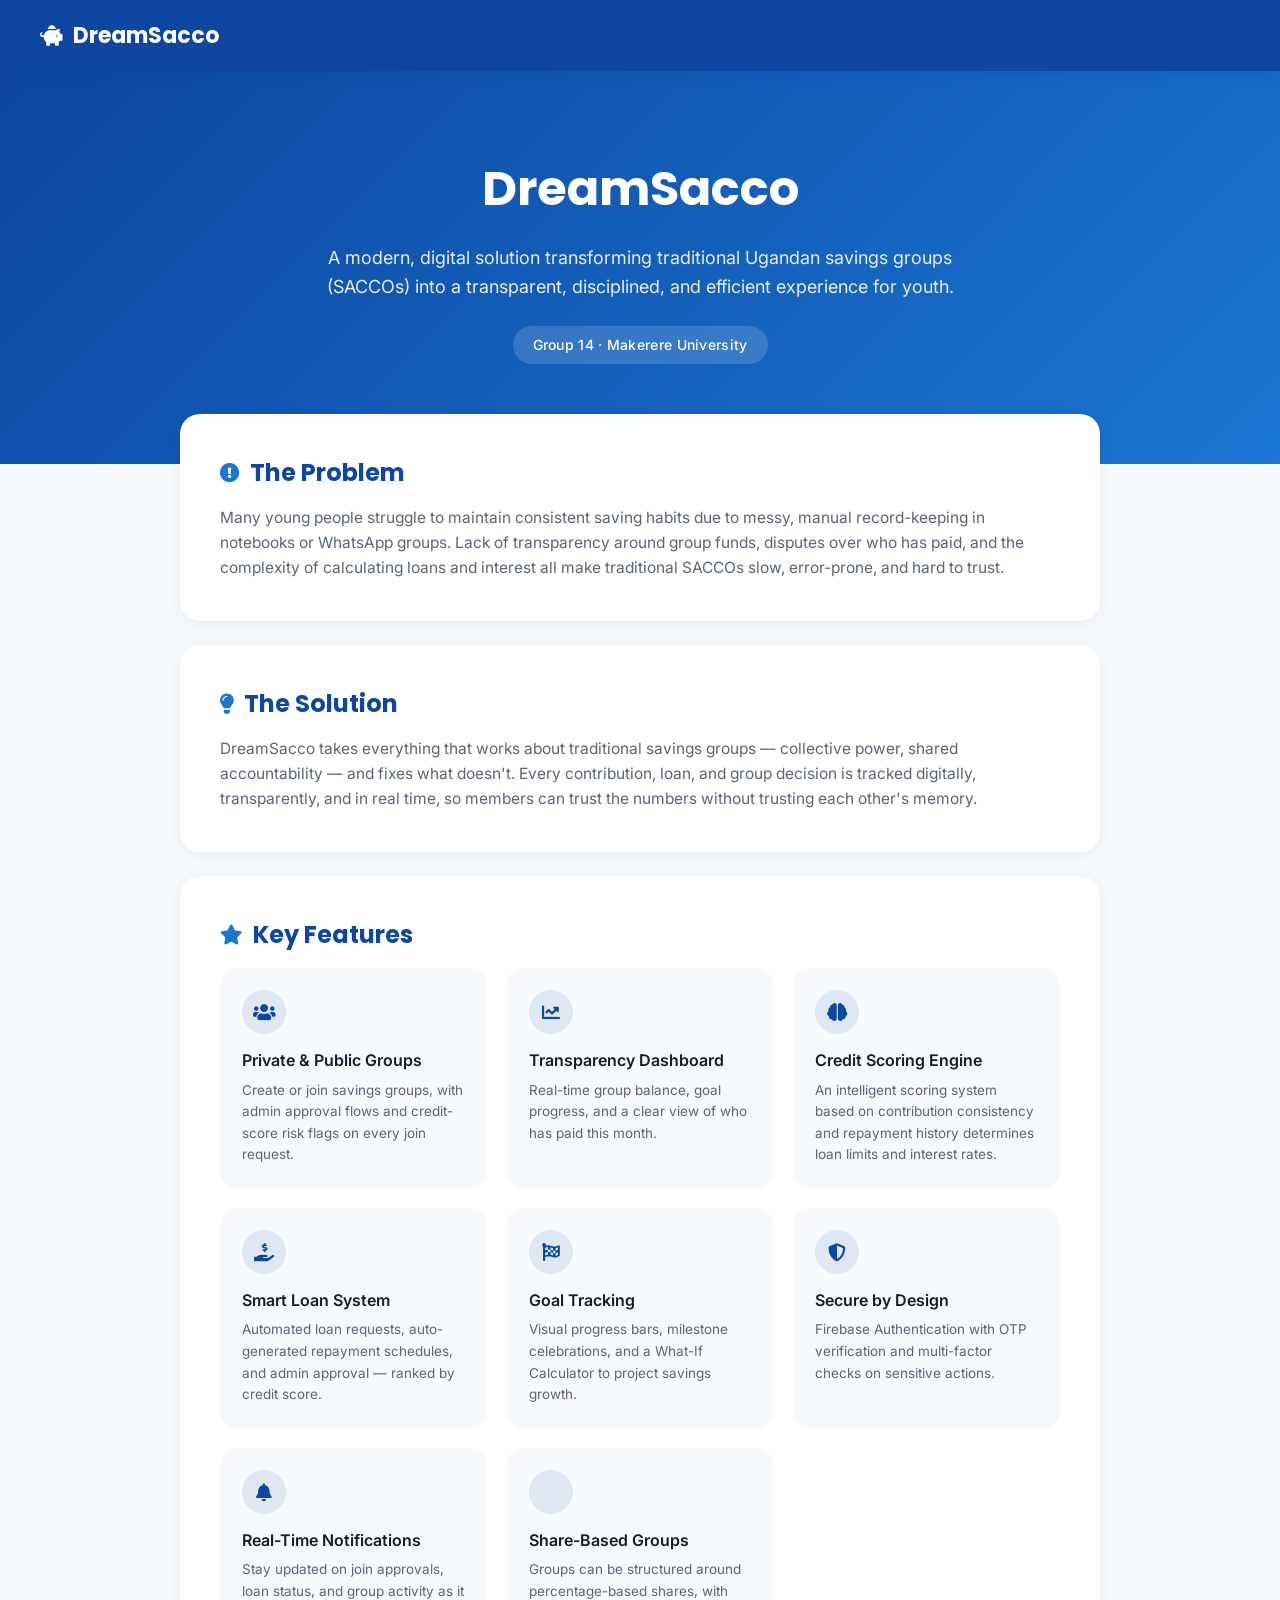
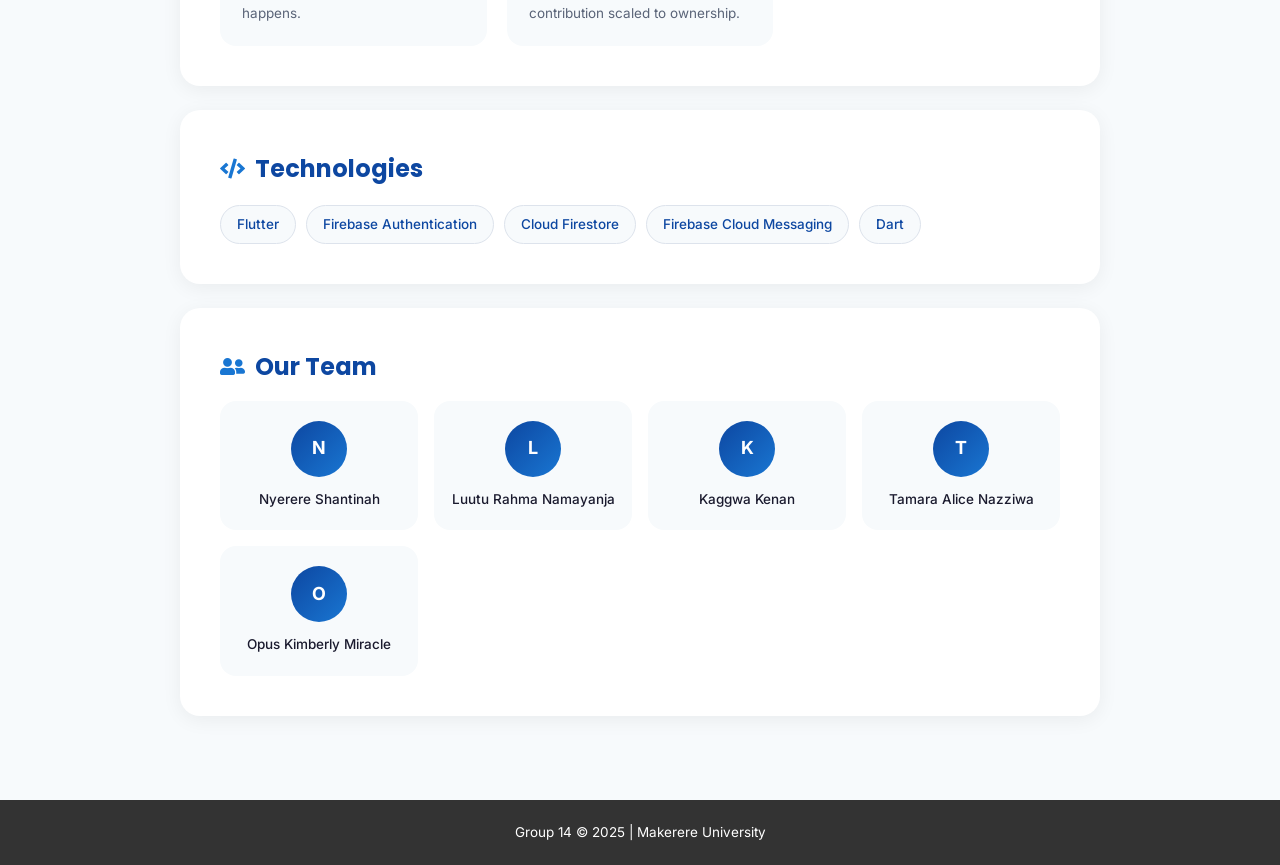
<file: dreamSACCO.html>
<!doctype html>
<html>

<head>
  <title>DreamSacco</title>
  <meta charset="utf-8" name="viewport" content="width=device-width, initial-scale=1">
  <link href="https://use.fontawesome.com/releases/v5.2.0/css/all.css" media="screen" rel="stylesheet" type="text/css" />
  <link href='https://fonts.googleapis.com/css?family=Poppins:400,500,600,700' rel='stylesheet' type='text/css'>
  <link href='https://fonts.googleapis.com/css?family=Inter:400,500,600' rel='stylesheet' type='text/css'>

  <style>
    :root {
      --primary: #0D47A1;
      --secondary: #1976D2;
      --bg-light: #F7FAFC;
      --text-dark: #1a1a2e;
      --text-muted: #5a6478;
    }

    * {
      box-sizing: border-box;
      margin: 0;
      padding: 0;
    }

    body {
      font-family: 'Inter', sans-serif;
      color: var(--text-dark);
      background: var(--bg-light);
      line-height: 1.6;
    }

    /* NAV */
    .navbar {
      background: var(--primary);
      padding: 18px 40px;
      color: white;
      font-family: 'Poppins', sans-serif;
      font-size: 22px;
      font-weight: 700;
      display: flex;
      align-items: center;
      gap: 10px;
      position: sticky;
      top: 0;
      z-index: 100;
      box-shadow: 0 2px 12px rgba(13, 71, 161, 0.25);
    }

    .navbar i {
      font-size: 20px;
    }

    /* HERO */
    .hero {
      background: linear-gradient(135deg, var(--primary), var(--secondary));
      color: white;
      padding: 80px 20px 100px;
      text-align: center;
    }

    .hero h1 {
      font-family: 'Poppins', sans-serif;
      font-size: 48px;
      font-weight: 700;
      margin-bottom: 16px;
    }

    .hero p {
      font-size: 18px;
      max-width: 640px;
      margin: 0 auto;
      color: rgba(255, 255, 255, 0.9);
    }

    .hero .tagline {
      display: inline-block;
      margin-top: 24px;
      background: rgba(255, 255, 255, 0.15);
      padding: 8px 20px;
      border-radius: 30px;
      font-size: 14px;
      font-weight: 500;
      letter-spacing: 0.3px;
    }

    /* CONTENT WRAPPER */
    .wrapper {
      max-width: 960px;
      margin: -50px auto 0;
      padding: 0 20px 60px;
    }

    .card {
      background: white;
      border-radius: 20px;
      padding: 40px;
      margin-bottom: 24px;
      box-shadow: 0 4px 20px rgba(0, 0, 0, 0.06);
    }

    .card h2 {
      font-family: 'Poppins', sans-serif;
      font-size: 24px;
      color: var(--primary);
      margin-bottom: 14px;
      display: flex;
      align-items: center;
      gap: 10px;
    }

    .card h2 i {
      font-size: 20px;
      color: var(--secondary);
    }

    .card p {
      color: var(--text-muted);
      font-size: 15.5px;
    }

    /* FEATURE GRID */
    .feature-grid {
      display: grid;
      grid-template-columns: repeat(auto-fit, minmax(240px, 1fr));
      gap: 20px;
      margin-top: 10px;
    }

    .feature {
      background: var(--bg-light);
      border-radius: 16px;
      padding: 22px;
      transition: transform 0.2s ease, box-shadow 0.2s ease;
    }

    .feature:hover {
      transform: translateY(-4px);
      box-shadow: 0 8px 20px rgba(13, 71, 161, 0.12);
    }

    .feature .icon-circle {
      width: 44px;
      height: 44px;
      border-radius: 50%;
      background: rgba(13, 71, 161, 0.1);
      display: flex;
      align-items: center;
      justify-content: center;
      margin-bottom: 14px;
    }

    .feature .icon-circle i {
      color: var(--primary);
      font-size: 18px;
    }

    .feature h3 {
      font-size: 16px;
      font-weight: 600;
      margin-bottom: 6px;
    }

    .feature p {
      font-size: 13.5px;
      color: var(--text-muted);
    }

    /* TECH STACK */
    .tech-pills {
      display: flex;
      flex-wrap: wrap;
      gap: 10px;
      margin-top: 16px;
    }

    .tech-pill {
      background: var(--bg-light);
      border: 1px solid #dde3ec;
      color: var(--primary);
      padding: 8px 16px;
      border-radius: 30px;
      font-size: 13.5px;
      font-weight: 500;
    }

    /* TEAM */
    .team-grid {
      display: grid;
      grid-template-columns: repeat(auto-fit, minmax(180px, 1fr));
      gap: 16px;
      margin-top: 10px;
    }

    .team-member {
      text-align: center;
      padding: 20px 12px;
      background: var(--bg-light);
      border-radius: 16px;
    }

    .team-member .avatar {
      width: 56px;
      height: 56px;
      border-radius: 50%;
      background: linear-gradient(135deg, var(--primary), var(--secondary));
      color: white;
      display: flex;
      align-items: center;
      justify-content: center;
      font-weight: 700;
      font-size: 18px;
      margin: 0 auto 12px;
    }

    .team-member p {
      font-size: 13.5px;
      font-weight: 500;
      color: var(--text-dark);
    }

    /* FOOTER */
    .footer {
      background: #333;
      color: white;
      text-align: center;
      padding: 22px;
      font-size: 13.5px;
    }
  </style>
</head>

<body>

  <div class="navbar">
    <i class="fas fa-piggy-bank"></i> DreamSacco
  </div>

  <div class="hero">
    <h1>DreamSacco</h1>
    <p>A modern, digital solution transforming traditional Ugandan savings groups (SACCOs) into a transparent, disciplined, and efficient experience for youth.</p>
    <div class="tagline">Group 14 · Makerere University</div>
  </div>

  <div class="wrapper">

    <div class="card">
      <h2><i class="fas fa-exclamation-circle"></i>The Problem</h2>
      <p>Many young people struggle to maintain consistent saving habits due to messy, manual record-keeping in notebooks or WhatsApp groups. Lack of transparency around group funds, disputes over who has paid, and the complexity of calculating loans and interest all make traditional SACCOs slow, error-prone, and hard to trust.</p>
    </div>

    <div class="card">
      <h2><i class="fas fa-lightbulb"></i>The Solution</h2>
      <p>DreamSacco takes everything that works about traditional savings groups — collective power, shared accountability — and fixes what doesn't. Every contribution, loan, and group decision is tracked digitally, transparently, and in real time, so members can trust the numbers without trusting each other's memory.</p>
    </div>

    <div class="card">
      <h2><i class="fas fa-star"></i>Key Features</h2>
      <div class="feature-grid">

        <div class="feature">
          <div class="icon-circle"><i class="fas fa-users"></i></div>
          <h3>Private & Public Groups</h3>
          <p>Create or join savings groups, with admin approval flows and credit-score risk flags on every join request.</p>
        </div>

        <div class="feature">
          <div class="icon-circle"><i class="fas fa-chart-line"></i></div>
          <h3>Transparency Dashboard</h3>
          <p>Real-time group balance, goal progress, and a clear view of who has paid this month.</p>
        </div>

        <div class="feature">
          <div class="icon-circle"><i class="fas fa-brain"></i></div>
          <h3>Credit Scoring Engine</h3>
          <p>An intelligent scoring system based on contribution consistency and repayment history determines loan limits and interest rates.</p>
        </div>

        <div class="feature">
          <div class="icon-circle"><i class="fas fa-hand-holding-usd"></i></div>
          <h3>Smart Loan System</h3>
          <p>Automated loan requests, auto-generated repayment schedules, and admin approval — ranked by credit score.</p>
        </div>

        <div class="feature">
          <div class="icon-circle"><i class="fas fa-flag-checkered"></i></div>
          <h3>Goal Tracking</h3>
          <p>Visual progress bars, milestone celebrations, and a What-If Calculator to project savings growth.</p>
        </div>

        <div class="feature">
          <div class="icon-circle"><i class="fas fa-shield-alt"></i></div>
          <h3>Secure by Design</h3>
          <p>Firebase Authentication with OTP verification and multi-factor checks on sensitive actions.</p>
        </div>

        <div class="feature">
          <div class="icon-circle"><i class="fas fa-bell"></i></div>
          <h3>Real-Time Notifications</h3>
          <p>Stay updated on join approvals, loan status, and group activity as it happens.</p>
        </div>

        <div class="feature">
          <div class="icon-circle"><i class="fas fa-pie-chart"></i></div>
          <h3>Share-Based Groups</h3>
          <p>Groups can be structured around percentage-based shares, with contribution scaled to ownership.</p>
        </div>

      </div>
    </div>

    <div class="card">
      <h2><i class="fas fa-code"></i>Technologies</h2>
      <div class="tech-pills">
        <span class="tech-pill">Flutter</span>
        <span class="tech-pill">Firebase Authentication</span>
        <span class="tech-pill">Cloud Firestore</span>
        <span class="tech-pill">Firebase Cloud Messaging</span>
        <span class="tech-pill">Dart</span>
      </div>
    </div>

    <div class="card">
      <h2><i class="fas fa-user-friends"></i>Our Team</h2>
      <div class="team-grid">
        <div class="team-member">
          <div class="avatar">N</div>
          <p>Nyerere Shantinah</p>
        </div>
        <div class="team-member">
          <div class="avatar">L</div>
          <p>Luutu Rahma Namayanja</p>
        </div>
        <div class="team-member">
          <div class="avatar">K</div>
          <p>Kaggwa Kenan</p>
        </div>
        <div class="team-member">
          <div class="avatar">T</div>
          <p>Tamara Alice Nazziwa</p>
        </div>
        <div class="team-member">
          <div class="avatar">O</div>
          <p>Opus Kimberly Miracle</p>
        </div>
      </div>
    </div>

  </div>

  <div class="footer">
    Group 14 &copy; 2025 | Makerere University
  </div>

</body>

</html>
</file>
